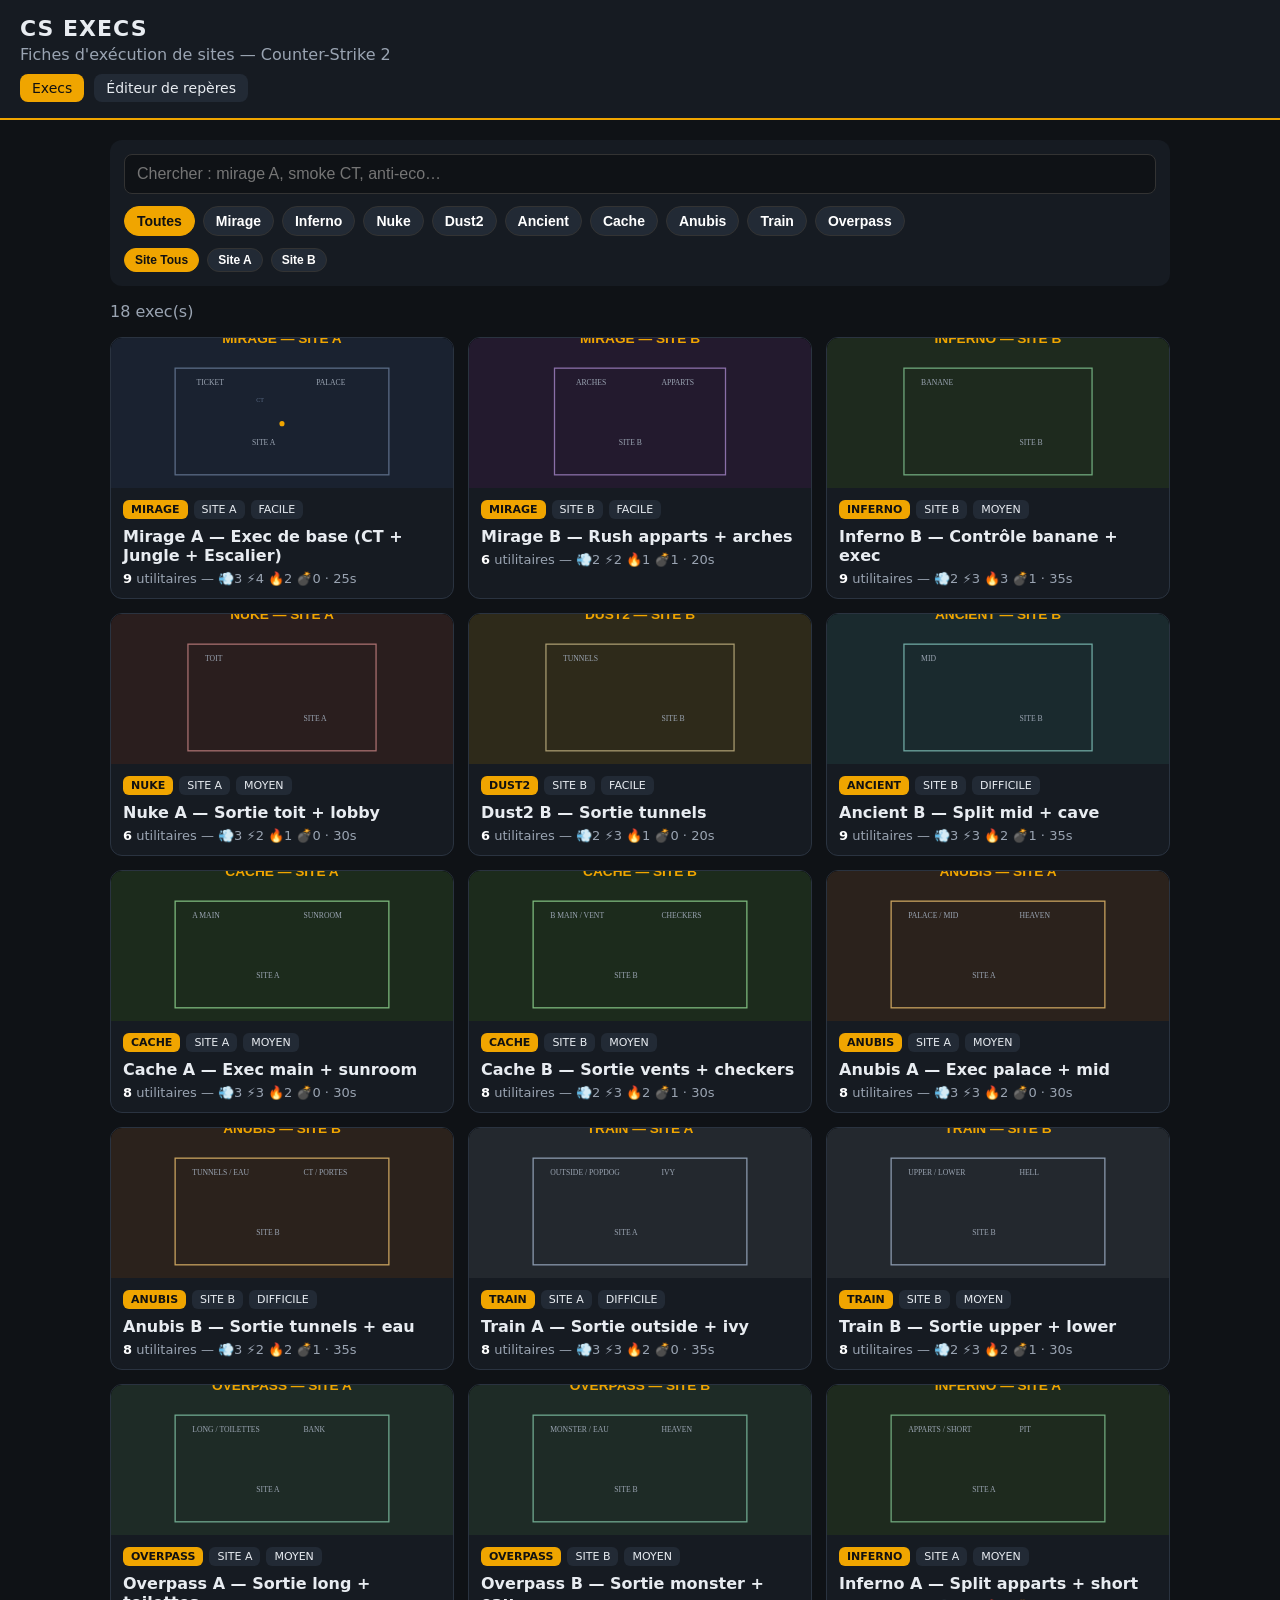
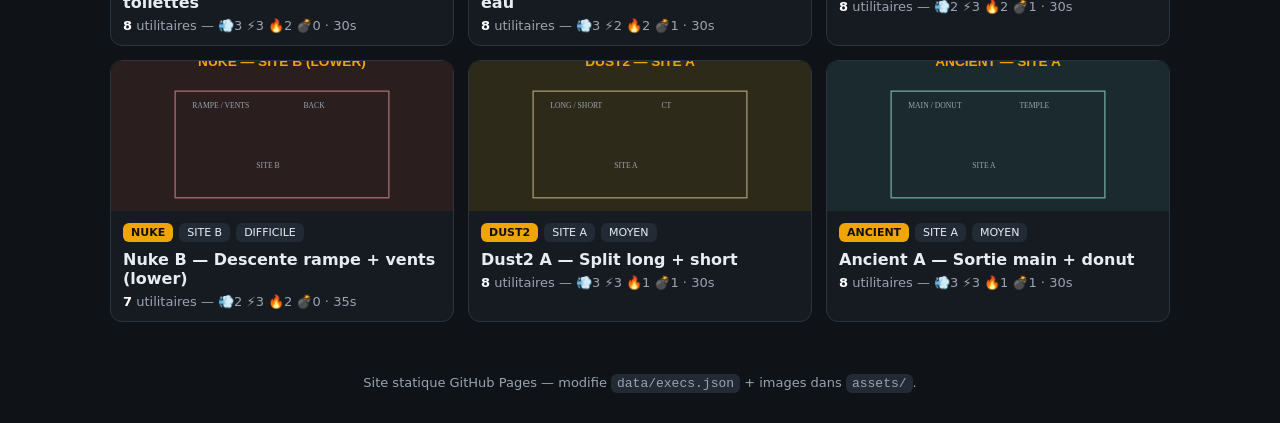
<file: index.html>
<!doctype html>
<html lang="fr">
<head>
<meta charset="utf-8">
<meta name="viewport" content="width=device-width,initial-scale=1">
<title>CS Execs — Exécutions de sites</title>
<link rel="stylesheet" href="styles.css">
</head>
<body>
<header>
<h1>CS EXECS</h1>
<p class="sub">Fiches d'exécution de sites — Counter-Strike 2</p>
<nav><a href="index.html" class="active">Execs</a><a href="editeur.html">Éditeur de repères</a></nav>
</header>
<main>
<section class="controls">
<input id="q" type="search" placeholder="Chercher : mirage A, smoke CT, anti-eco…" autocomplete="off">
<div id="maps" class="pills"></div>
<div id="sites" class="pills small"></div>
</section>
<p id="count" class="count"></p>
<section id="list" class="grid"></section>
</main>
<footer><p>Site statique GitHub Pages — modifie <code>data/execs.json</code> + images dans <code>assets/</code>.</p></footer>
<script src="app.js"></script>
</body>
</html>
</file>
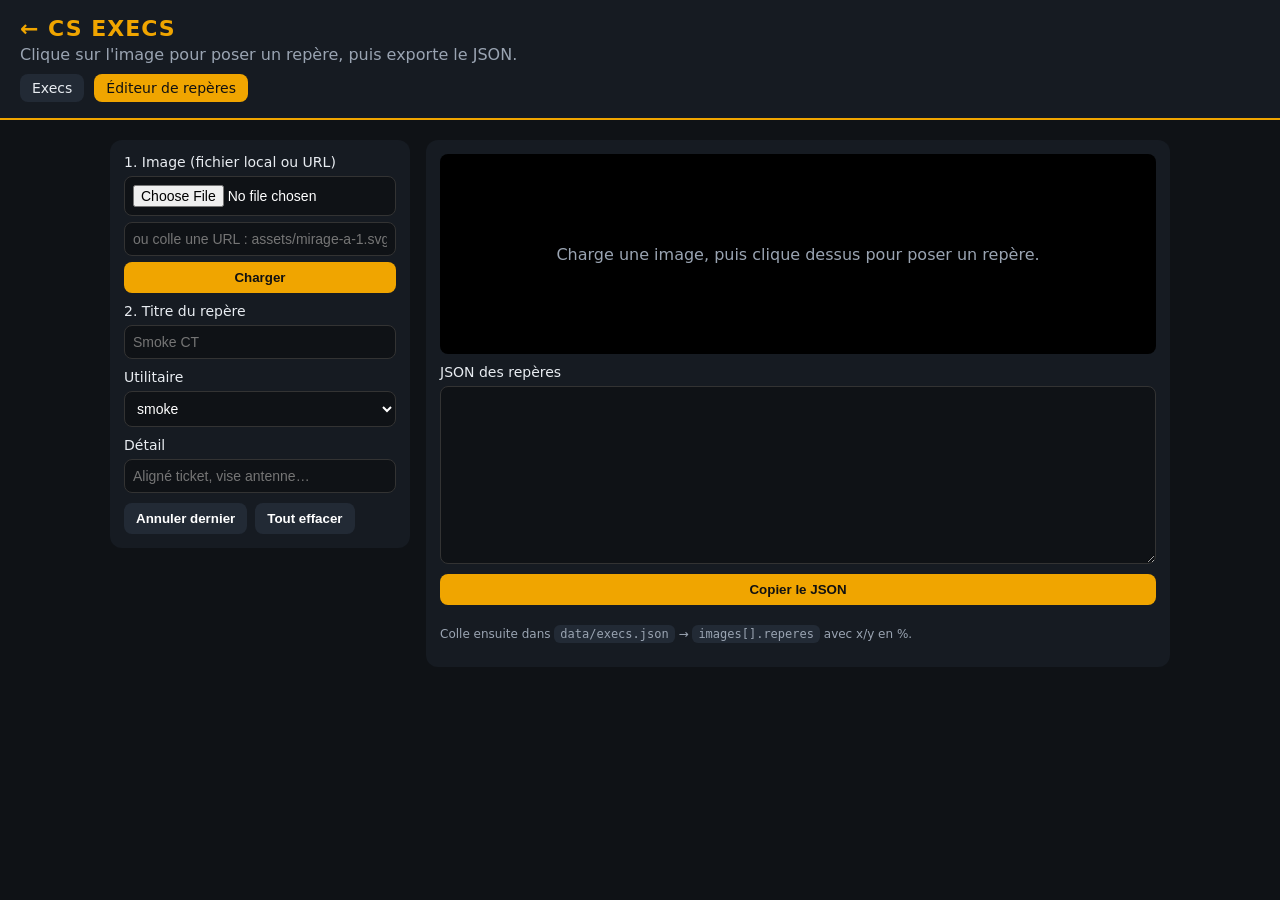
<file: editeur.html>
<!doctype html>
<html lang="fr">
<head>
<meta charset="utf-8">
<meta name="viewport" content="width=device-width,initial-scale=1">
<title>Éditeur de repères — CS Execs</title>
<link rel="stylesheet" href="styles.css">
</head>
<body>
<header>
<h1><a href="index.html">← CS EXECS</a></h1>
<p class="sub">Clique sur l'image pour poser un repère, puis exporte le JSON.</p>
<nav><a href="index.html">Execs</a><a href="editeur.html" class="active">Éditeur de repères</a></nav>
</header>
<main class="editor-layout">
<section class="panel">
<label>1. Image (fichier local ou URL)
<input type="file" id="file" accept="image/*,.svg">
<input type="text" id="url" placeholder="ou colle une URL : assets/mirage-a-1.svg">
<button id="loadUrl">Charger</button>
</label>
<label>2. Titre du repère <input type="text" id="rTitre" placeholder="Smoke CT"></label>
<label>Utilitaire
<select id="rUtil"><option value="smoke">smoke</option><option value="flash">flash</option><option value="molotov">molotov</option><option value="he">he</option><option value="info">info</option></select>
</label>
<label>Détail <input type="text" id="rDesc" placeholder="Aligné ticket, vise antenne…"></label>
<div class="row"><button id="undo">Annuler dernier</button><button id="clear">Tout effacer</button></div>
</section>
<section class="panel wide">
<div id="stage" class="stage"><span class="hint">Charge une image, puis clique dessus pour poser un repère.</span><img id="img" alt="" hidden></div>
<label>JSON des repères <textarea id="out" rows="10" readonly></textarea></label>
<button id="copy">Copier le JSON</button>
<p class="mini">Colle ensuite dans <code>data/execs.json</code> → <code>images[].reperes</code> avec x/y en %.</p>
</section>
</main>
<script src="editeur.js"></script>
</body>
</html>
</file>
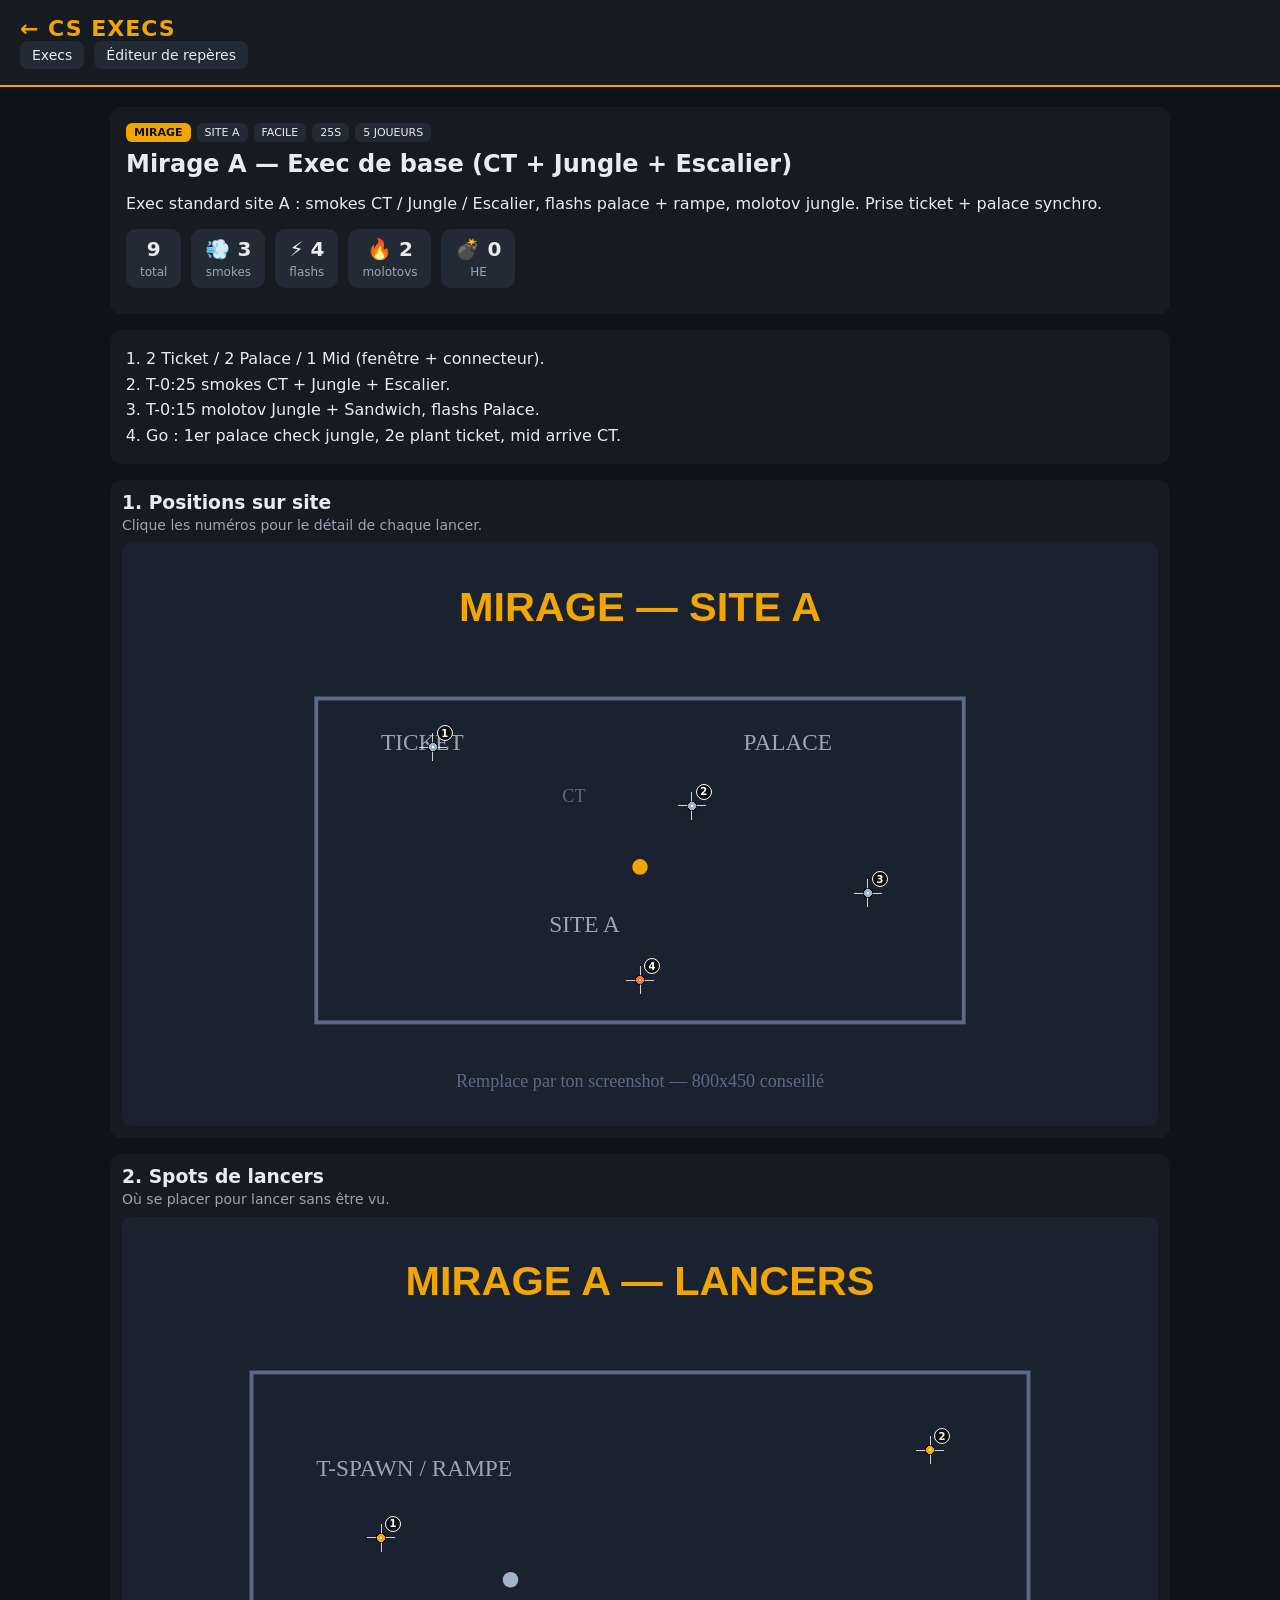
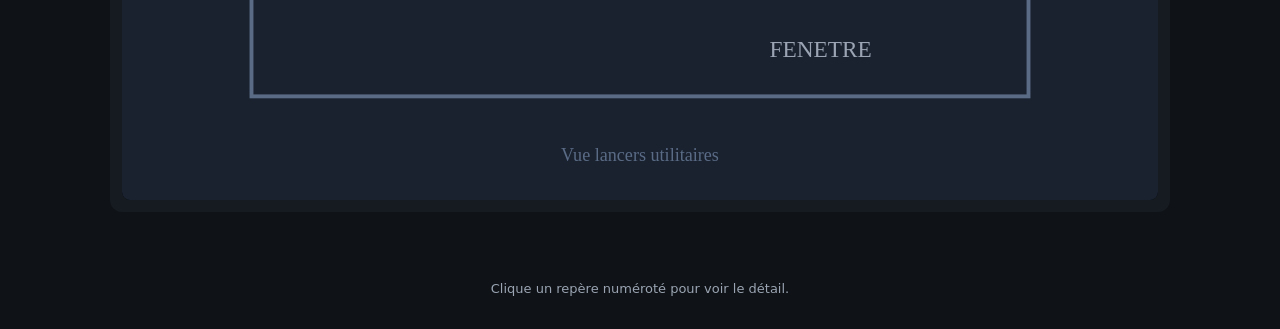
<file: exec.html>
<!doctype html>
<html lang="fr">
<head>
<meta charset="utf-8">
<meta name="viewport" content="width=device-width,initial-scale=1">
<title>Exec — CS Execs</title>
<link rel="stylesheet" href="styles.css">
</head>
<body>
<header>
<h1><a href="index.html">← CS EXECS</a></h1>
<nav><a href="index.html">Execs</a><a href="editeur.html">Éditeur de repères</a></nav>
</header>
<main id="detail"></main>
<footer><p>Clique un repère numéroté pour voir le détail.</p></footer>
<script src="exec.js"></script>
</body>
</html>
</file>
<file: styles.css>
*{box-sizing:border-box}body{margin:0;font-family:system-ui,-apple-system,Segoe UI,Roboto,sans-serif;background:#0f1216;color:#e8ecf1}
header{background:#161b22;padding:16px 20px;border-bottom:2px solid #f0a500}header h1{margin:0;font-size:22px;letter-spacing:1px}header h1 a{color:#f0a500;text-decoration:none}
.sub{margin:4px 0 10px;color:#9aa4b2}nav{display:flex;gap:10px}nav a{color:#e8ecf1;text-decoration:none;background:#222a35;padding:6px 12px;border-radius:8px;font-size:14px}nav a.active,nav a:hover{background:#f0a500;color:#111}
main{max-width:1100px;margin:0 auto;padding:20px}.controls{display:flex;flex-direction:column;gap:12px;background:#161b22;padding:14px;border-radius:12px}
#q{font-size:16px;padding:10px 12px;border-radius:8px;border:1px solid #333;background:#0f1216;color:#fff;width:100%}
.pills{display:flex;flex-wrap:wrap;gap:8px}.pills button{border:1px solid #333;background:#222a35;color:#fff;padding:6px 12px;border-radius:20px;cursor:pointer;font-size:14px}.pills.small button{font-size:12px;padding:4px 10px}.pills button.on{background:#f0a500;color:#111;border-color:#f0a500;font-weight:700}
.count{color:#9aa4b2}.grid{display:grid;grid-template-columns:repeat(auto-fill,minmax(280px,1fr));gap:14px}
.card{background:#161b22;border-radius:12px;overflow:hidden;border:1px solid #2a3340;display:block;color:inherit;text-decoration:none}.card:hover{border-color:#f0a500}
.card img{width:100%;height:150px;object-fit:cover;background:#000;display:block}.card .body{padding:12px}.card h2{font-size:16px;margin:0 0 6px}
.tags{display:flex;gap:6px;flex-wrap:wrap;margin-bottom:8px}.tag{font-size:11px;background:#222a35;padding:3px 8px;border-radius:6px;text-transform:uppercase}.tag.map{background:#f0a500;color:#111;font-weight:700}
.utils{font-size:13px;color:#9aa4b2}.utils b{color:#fff}
.detail-head{background:#161b22;padding:16px;border-radius:12px;margin-bottom:16px}.detail-head h2{margin:0 0 8px}
.uti-grid{display:flex;gap:10px;flex-wrap:wrap;margin:10px 0}.uti{background:#222a35;border-radius:10px;padding:8px 14px;text-align:center}.uti b{font-size:20px;display:block}.uti span{font-size:12px;color:#9aa4b2}
ol.etapes{background:#161b22;padding:16px 16px 16px 36px;border-radius:12px;line-height:1.6}
.shot{background:#161b22;border-radius:12px;padding:12px;margin:16px 0}.shot h3{margin:0 0 4px}.shot p.desc{color:#9aa4b2;font-size:14px;margin:0 0 10px}
.stage{position:relative;width:100%;border-radius:8px;overflow:hidden;background:#000;min-height:200px;cursor:crosshair}.stage img{width:100%;display:block}.hint{position:absolute;inset:0;display:flex;align-items:center;justify-content:center;color:#9aa4b2;padding:20px;text-align:center}
.dot{position:absolute;width:34px;height:34px;margin:-17px 0 0 -17px;cursor:pointer;--c:#f0a500;background:radial-gradient(circle at center,#fff 0 1px,var(--c) 1px 4px,rgba(0,0,0,.6) 4px 5px,transparent 5.5px),linear-gradient(rgba(255,255,255,.8),rgba(255,255,255,.8)) center/1px 28px no-repeat,linear-gradient(rgba(255,255,255,.8),rgba(255,255,255,.8)) center/28px 1px no-repeat}
.dot.smoke{--c:#9fb3c8}.dot.flash{--c:#ffe45e}.dot.molotov{--c:#ff6b35}.dot.he{--c:#7bed6c}.dot.info{--c:#f0a500}
.dot .n{position:absolute;left:21px;top:-5px;min-width:16px;height:16px;border-radius:9px;background:#111;color:#fff;font-size:10px;font-weight:800;display:flex;align-items:center;justify-content:center;padding:0 3px;border:1px solid #fff}
.dot.sel{background:radial-gradient(circle at center,#fff 0 1px,var(--c) 1px 4px,transparent 4.5px,#fff 4.5px 6px,transparent 6.5px),linear-gradient(rgba(255,255,255,.8),rgba(255,255,255,.8)) center/1px 28px no-repeat,linear-gradient(rgba(255,255,255,.8),rgba(255,255,255,.8)) center/28px 1px no-repeat}
.dot.sel .n{background:var(--c);color:#111}.repere-info{background:#222a35;border-radius:8px;padding:10px;margin-top:10px;font-size:14px}
.editor-layout{display:grid;grid-template-columns:300px 1fr;gap:16px;align-items:start}@media(max-width:800px){.editor-layout{grid-template-columns:1fr}}
.panel{background:#161b22;padding:14px;border-radius:12px;display:flex;flex-direction:column;gap:10px}.panel label{display:flex;flex-direction:column;gap:6px;font-size:14px}.panel input,.panel select,.panel textarea{background:#0f1216;border:1px solid #333;color:#fff;padding:8px;border-radius:8px;font-size:14px;width:100%}
button{background:#f0a500;border:0;border-radius:8px;padding:8px 12px;font-weight:700;cursor:pointer;color:#111}.row{display:flex;gap:8px}.row button{background:#222a35;color:#fff}
.mini{font-size:12px;color:#9aa4b2}code{background:#222a35;padding:2px 6px;border-radius:6px}footer{text-align:center;color:#9aa4b2;padding:20px;font-size:13px}
</file>
